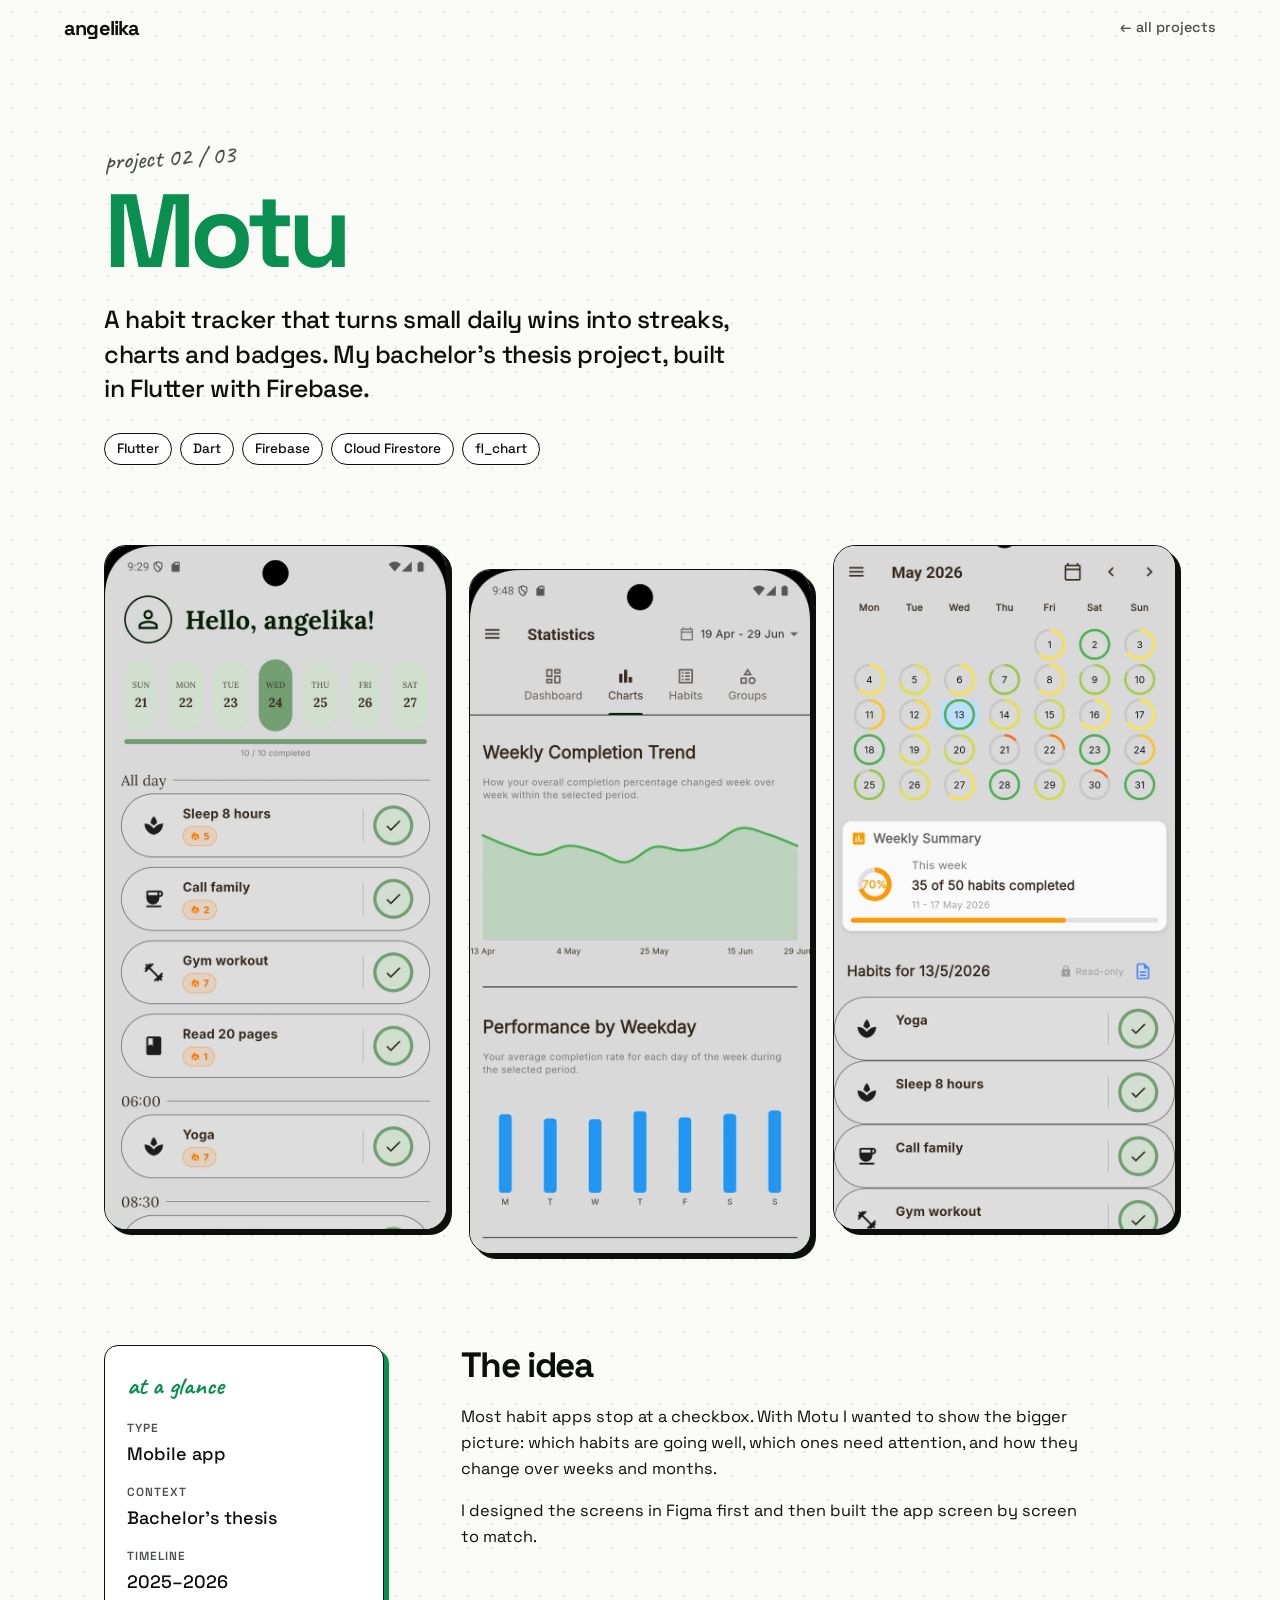
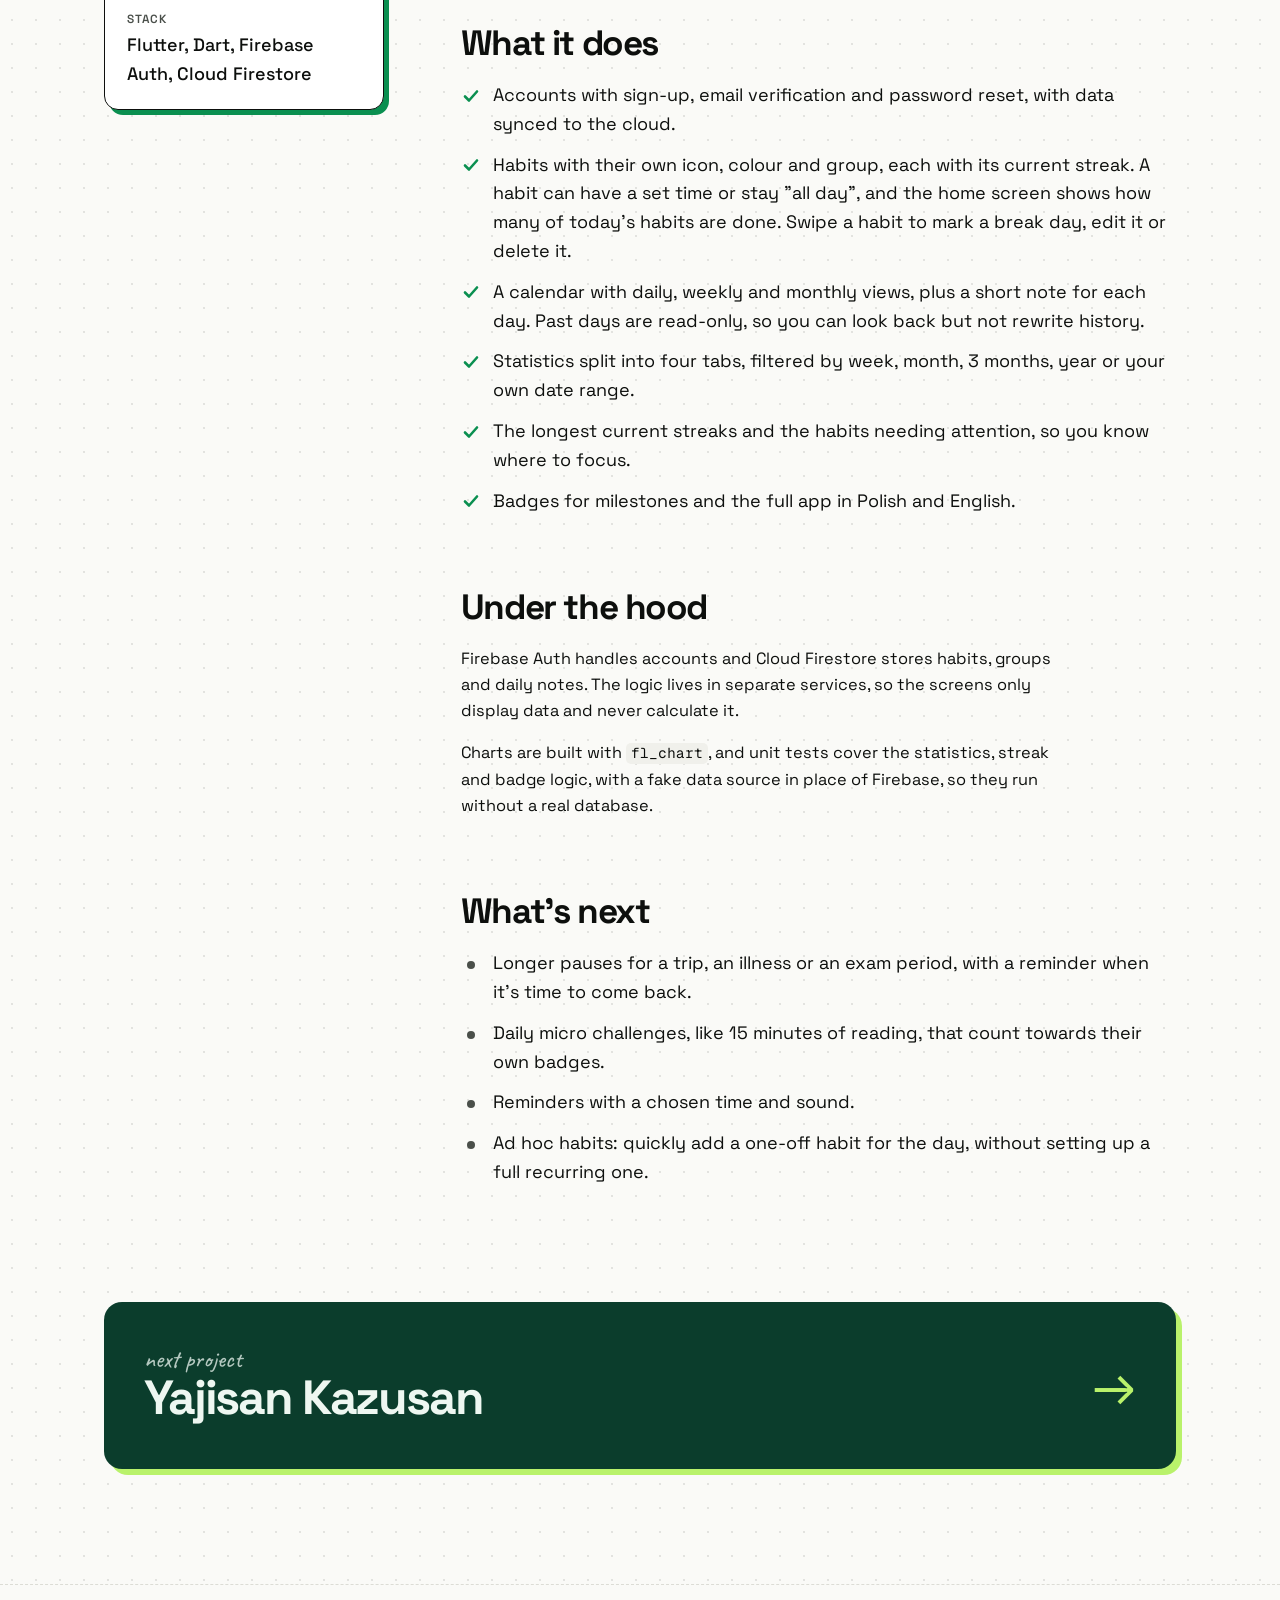
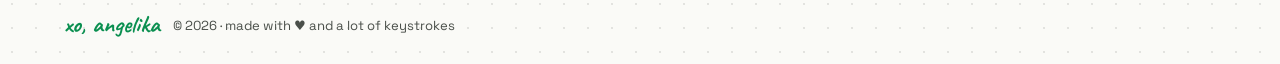
<file: motu.html>
<!doctype html>
<html lang="en">
<head>
  <meta charset="utf-8">
  <meta name="viewport" content="width=device-width, initial-scale=1">
  <title>Motu · Angelika</title>
  <meta name="description" content="Motu: a habit tracker app built in Flutter and Firebase as my bachelor's thesis.">
  <meta name="theme-color" content="#fafaf7">
  <link rel="icon" href="data:image/svg+xml,<svg xmlns='http://www.w3.org/2000/svg' viewBox='0 0 100 100'><text y='.9em' font-size='90'>%F0%9F%91%A9%F0%9F%8F%BB%E2%80%8D%F0%9F%92%BB</text></svg>">

  <link rel="preconnect" href="https://fonts.googleapis.com">
  <link rel="preconnect" href="https://fonts.gstatic.com" crossorigin>
  <link href="https://fonts.googleapis.com/css2?family=Caveat:wght@500;700&family=Space+Grotesk:wght@400;500;600;700&family=Geist+Mono:wght@400;500&display=swap" rel="stylesheet">
  <link rel="stylesheet" href="style.css">
</head>
<body>
  <a class="skip" href="#content">Skip to content</a>

  <header class="nav">
    <a href="index.html" class="logo">angelika</a>
    <a href="index.html#projects" class="nav-back">← all projects</a>
  </header>

  <main class="case" id="content">
    <section class="case-hero">
      <p class="hand case-eyebrow">project 02 / 03</p>
      <h1 class="case-title">Motu</h1>
      <p class="case-lead">A habit tracker that turns small daily wins into streaks, charts and badges. My bachelor's thesis project, built in Flutter with Firebase.</p>
      <ul class="pills"><li>Flutter</li><li>Dart</li><li>Firebase</li><li>Cloud Firestore</li><li>fl_chart</li></ul>
    </section>

    <div class="shots">
      <img class="shot" style="object-position: top" src="photos/motu/mainpage.webp" alt="Home screen with the week strip and today's habits, each with its streak">
      <img class="shot" style="object-position: top" src="photos/motu/statystyki.webp" alt="Statistics: weekly completion trend and completion rate by weekday">
      <img class="shot" src="photos/motu/kalendarz.webp" alt="Monthly calendar with daily progress rings and a weekly summary">
    </div>

    <div class="case-body">
      <aside class="glance">
        <h2>at a glance</h2>
        <dl>
          <dt>Type</dt><dd>Mobile app</dd>
          <dt>Context</dt><dd>Bachelor's thesis</dd>
          <dt>Timeline</dt><dd>2025–2026</dd>
          <dt>Stack</dt><dd>Flutter, Dart, Firebase Auth, Cloud Firestore</dd>
        </dl>
      </aside>

      <div class="case-text">
        <section>
          <h2>The idea</h2>
          <p>Most habit apps stop at a checkbox. With Motu I wanted to show the bigger picture: which habits are going well, which ones need attention, and how they change over weeks and months.</p>
          <p>I designed the screens in Figma first and then built the app screen by screen to match.</p>
        </section>

        <section>
          <h2>What it does</h2>
          <ul class="features">
            <li>Accounts with sign-up, email verification and password reset, with data synced to the cloud.</li>
            <li>Habits with their own icon, colour and group, each with its current streak. A habit can have a set time or stay "all day", and the home screen shows how many of today's habits are done. Swipe a habit to mark a break day, edit it or delete it.</li>
            <li>A calendar with daily, weekly and monthly views, plus a short note for each day. Past days are read-only, so you can look back but not rewrite history.</li>
            <li>Statistics split into four tabs, filtered by week, month, 3 months, year or your own date range.</li>
            <li>The longest current streaks and the habits needing attention, so you know where to focus.</li>
            <li>Badges for milestones and the full app in Polish and English.</li>
          </ul>
        </section>

        <section>
          <h2>Under the hood</h2>
          <p>Firebase Auth handles accounts and Cloud Firestore stores habits, groups and daily notes. The logic lives in separate services, so the screens only display data and never calculate it.</p>
          <p>Charts are built with <code>fl_chart</code>, and unit tests cover the statistics, streak and badge logic, with a fake data source in place of Firebase, so they run without a real database.</p>
        </section>

        <section>
          <h2>What's next</h2>
          <ul class="features next">
            <li>Longer pauses for a trip, an illness or an exam period, with a reminder when it's time to come back.</li>
            <li>Daily micro challenges, like 15 minutes of reading, that count towards their own badges.</li>
            <li>Reminders with a chosen time and sound.</li>
            <li>Ad hoc habits: quickly add a one-off habit for the day, without setting up a full recurring one.</li>
          </ul>
        </section>
      </div>
    </div>

    <a class="next-project" href="yajisan-kazusan.html">
      <span><span class="hand">next project</span><strong>Yajisan Kazusan</strong></span>
      <span class="arrow" aria-hidden="true">→</span>
    </a>
  </main>

  <footer class="footer">
    <p><span class="hand signature">xo, angelika</span> © <span id="year"></span> · made with ♥ and a lot of keystrokes</p>
  </footer>

  <script src="project.js"></script>
</body>
</html>
</file>
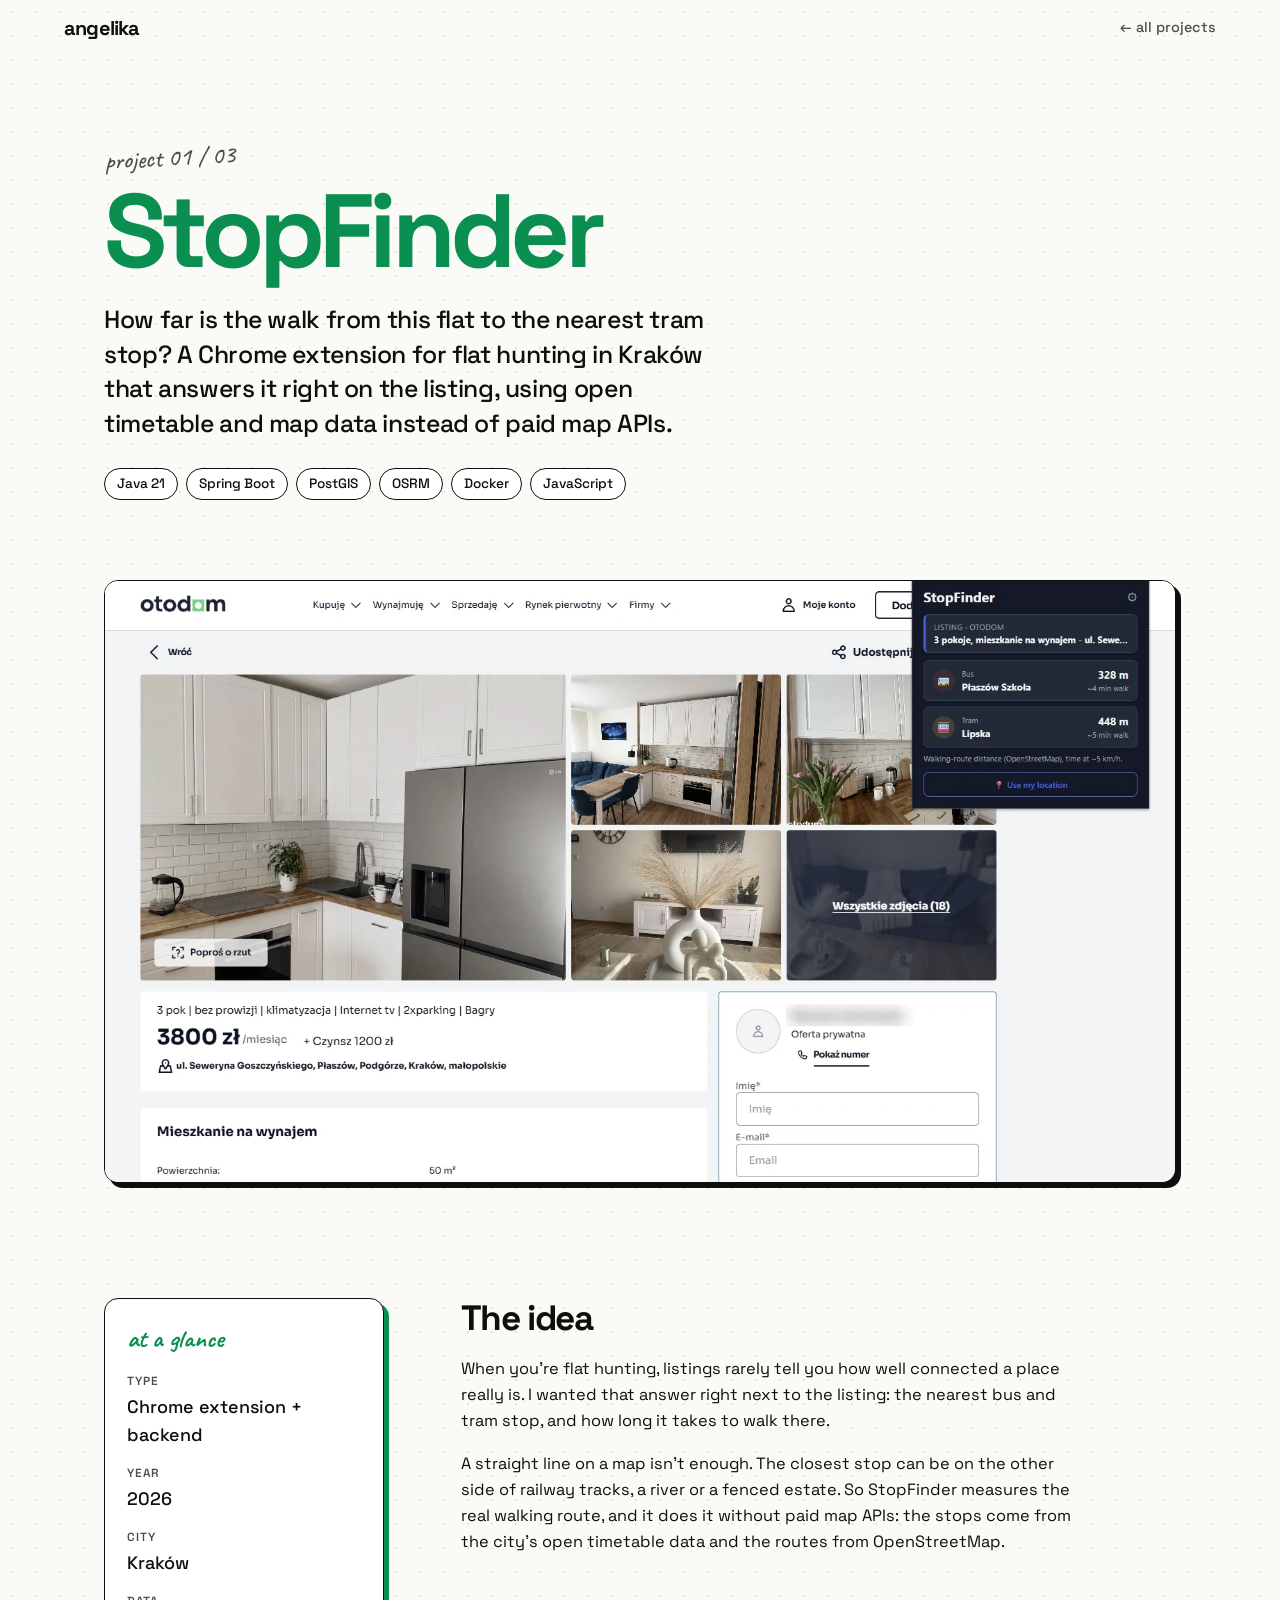
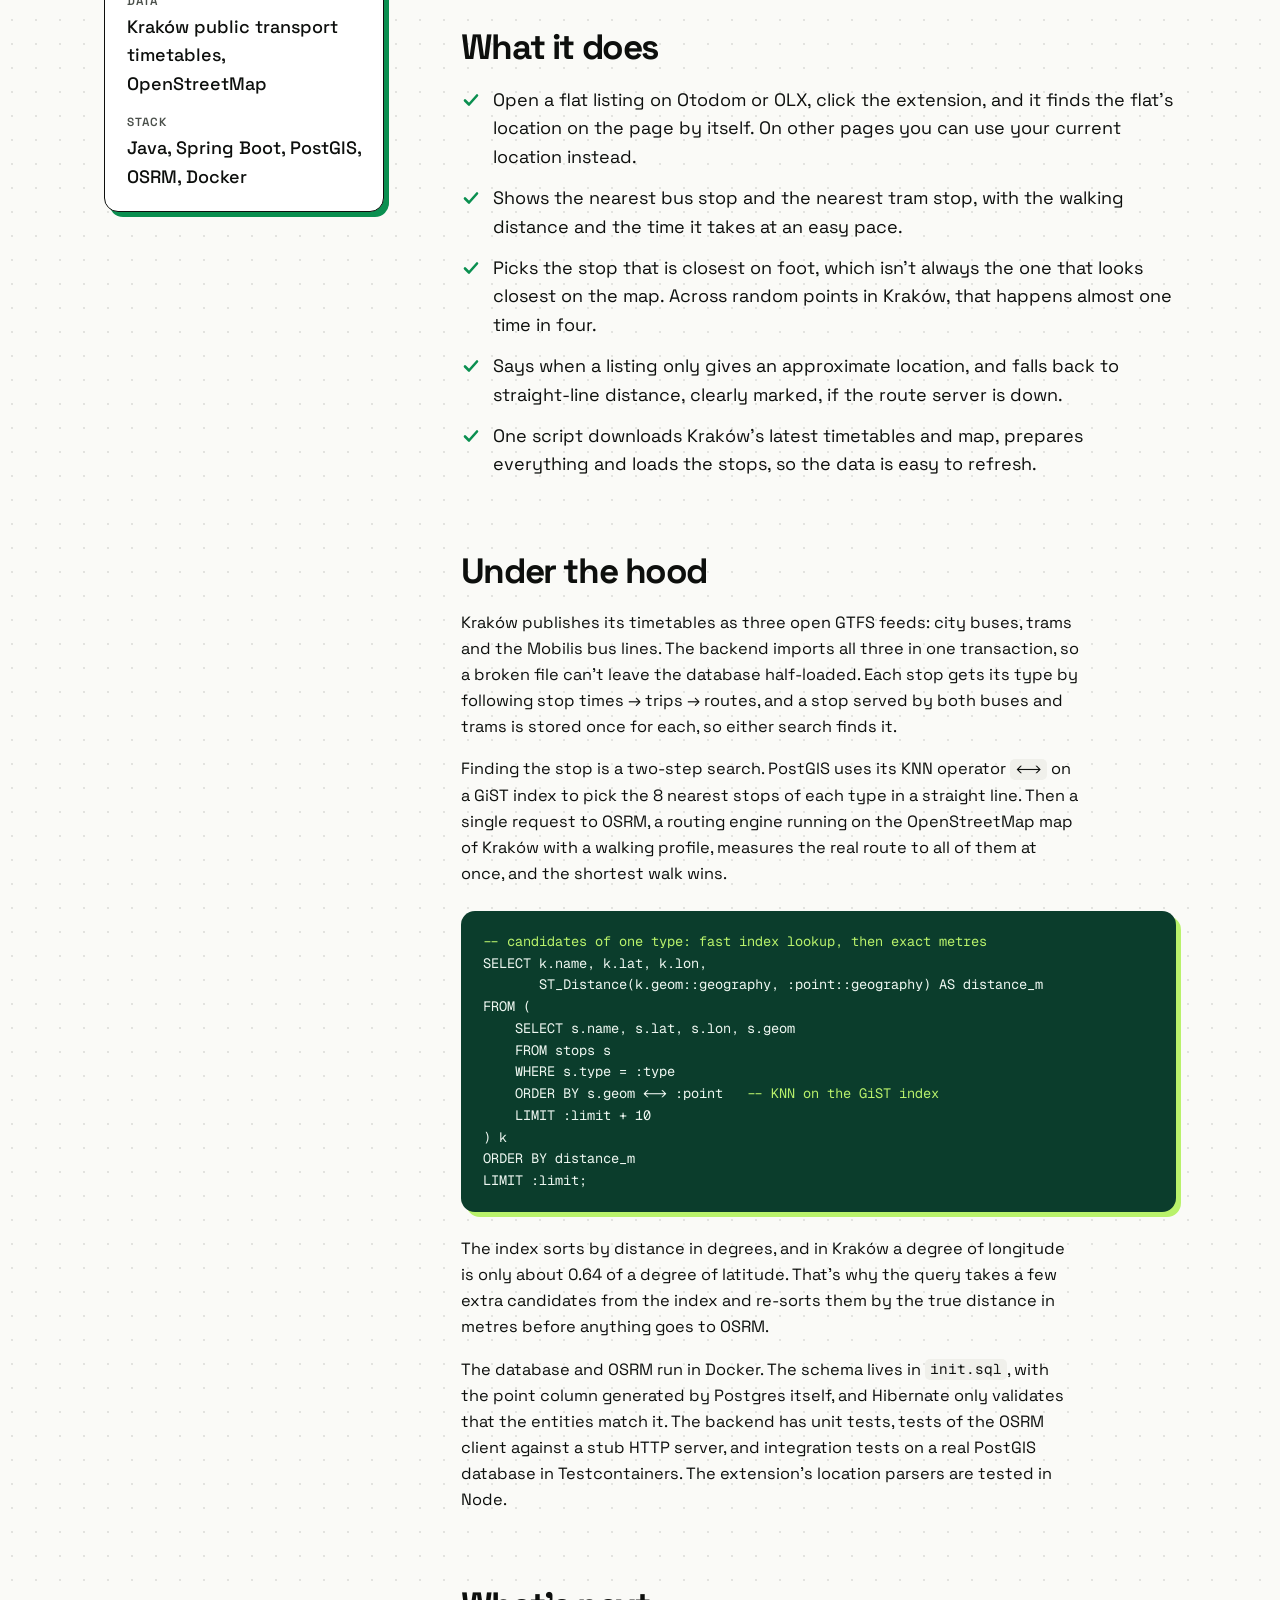
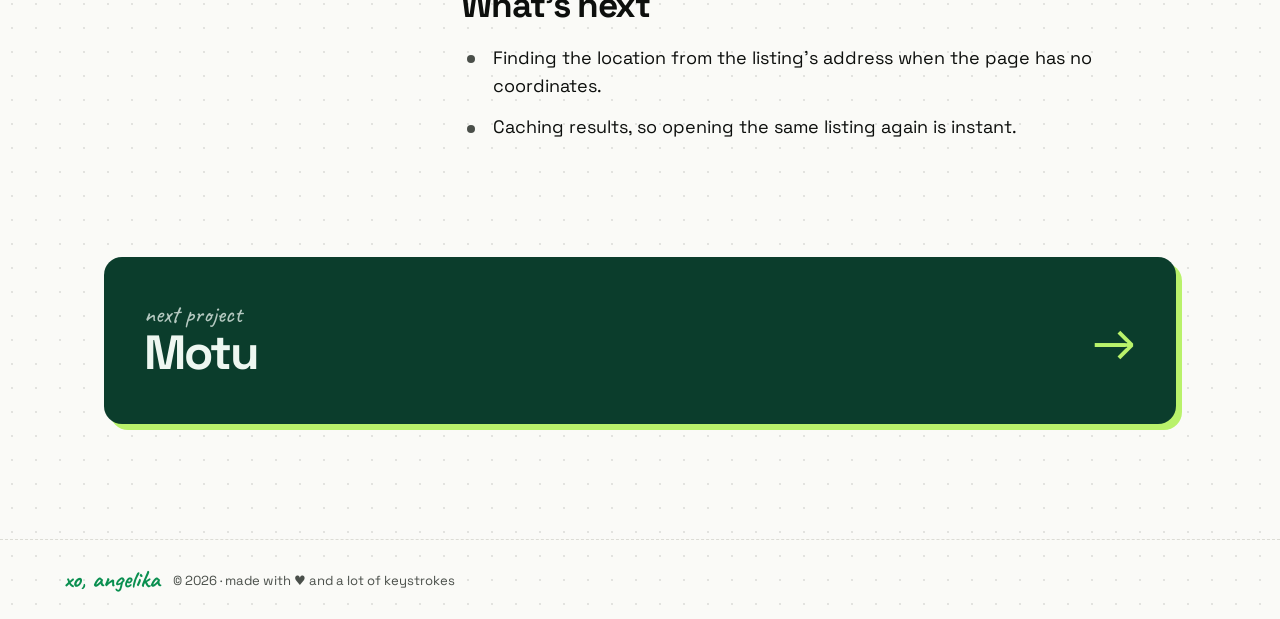
<file: stopfinder.html>
<!doctype html>
<html lang="en">
<head>
  <meta charset="utf-8">
  <meta name="viewport" content="width=device-width, initial-scale=1">
  <title>StopFinder · Angelika</title>
  <meta name="description" content="StopFinder: a Chrome extension for flat hunting in Kraków that shows how far you have to walk from a listing to the nearest bus and tram stop.">
  <meta name="theme-color" content="#fafaf7">
  <link rel="icon" href="data:image/svg+xml,<svg xmlns='http://www.w3.org/2000/svg' viewBox='0 0 100 100'><text y='.9em' font-size='90'>%F0%9F%91%A9%F0%9F%8F%BB%E2%80%8D%F0%9F%92%BB</text></svg>">

  <link rel="preconnect" href="https://fonts.googleapis.com">
  <link rel="preconnect" href="https://fonts.gstatic.com" crossorigin>
  <link href="https://fonts.googleapis.com/css2?family=Caveat:wght@500;700&family=Space+Grotesk:wght@400;500;600;700&family=Geist+Mono:wght@400;500&display=swap" rel="stylesheet">
  <link rel="stylesheet" href="style.css">
</head>
<body>
  <a class="skip" href="#content">Skip to content</a>

  <header class="nav">
    <a href="index.html" class="logo">angelika</a>
    <a href="index.html#projects" class="nav-back">← all projects</a>
  </header>

  <main class="case" id="content">
    <section class="case-hero">
      <p class="hand case-eyebrow">project 01 / 03</p>
      <h1 class="case-title">StopFinder</h1>
      <p class="case-lead">How far is the walk from this flat to the nearest tram stop? A Chrome extension for flat hunting in Kraków that answers it right on the listing, using open timetable and map data instead of paid map APIs.</p>
      <ul class="pills"><li>Java 21</li><li>Spring Boot</li><li>PostGIS</li><li>OSRM</li><li>Docker</li><li>JavaScript</li></ul>
    </section>

    <div class="shots wide">
      <img class="shot" src="photos/stopfinder/stopfinder.webp" alt="An Otodom flat listing in Kraków with the StopFinder popup open, showing the nearest bus stop 328 m and the nearest tram stop 448 m away on foot">
    </div>

    <div class="case-body">
      <aside class="glance">
        <h2>at a glance</h2>
        <dl>
          <dt>Type</dt><dd>Chrome extension + backend</dd>
          <dt>Year</dt><dd>2026</dd>
          <dt>City</dt><dd>Kraków</dd>
          <dt>Data</dt><dd>Kraków public transport timetables, OpenStreetMap</dd>
          <dt>Stack</dt><dd>Java, Spring Boot, PostGIS, OSRM, Docker</dd>
        </dl>
      </aside>

      <div class="case-text">
        <section>
          <h2>The idea</h2>
          <p>When you're flat hunting, listings rarely tell you how well connected a place really is. I wanted that answer right next to the listing: the nearest bus and tram stop, and how long it takes to walk there.</p>
          <p>A straight line on a map isn't enough. The closest stop can be on the other side of railway tracks, a river or a fenced estate. So StopFinder measures the real walking route, and it does it without paid map APIs: the stops come from the city's open timetable data and the routes from OpenStreetMap.</p>
        </section>

        <section>
          <h2>What it does</h2>
          <ul class="features">
            <li>Open a flat listing on Otodom or OLX, click the extension, and it finds the flat's location on the page by itself. On other pages you can use your current location instead.</li>
            <li>Shows the nearest bus stop and the nearest tram stop, with the walking distance and the time it takes at an easy pace.</li>
            <li>Picks the stop that is closest on foot, which isn't always the one that looks closest on the map. Across random points in Kraków, that happens almost one time in four.</li>
            <li>Says when a listing only gives an approximate location, and falls back to straight-line distance, clearly marked, if the route server is down.</li>
            <li>One script downloads Kraków's latest timetables and map, prepares everything and loads the stops, so the data is easy to refresh.</li>
          </ul>
        </section>

        <section>
          <h2>Under the hood</h2>
          <p>Kraków publishes its timetables as three open GTFS feeds: city buses, trams and the Mobilis bus lines. The backend imports all three in one transaction, so a broken file can't leave the database half-loaded. Each stop gets its type by following stop times → trips → routes, and a stop served by both buses and trams is stored once for each, so either search finds it.</p>
          <p>Finding the stop is a two-step search. PostGIS uses its KNN operator <code>&lt;-&gt;</code> on a GiST index to pick the 8 nearest stops of each type in a straight line. Then a single request to OSRM, a routing engine running on the OpenStreetMap map of Kraków with a walking profile, measures the real route to all of them at once, and the shortest walk wins.</p>
<pre class="code"><code><span class="c">-- candidates of one type: fast index lookup, then exact metres</span>
SELECT k.name, k.lat, k.lon,
       ST_Distance(k.geom::geography, :point::geography) AS distance_m
FROM (
    SELECT s.name, s.lat, s.lon, s.geom
    FROM stops s
    WHERE s.type = :type
    ORDER BY s.geom &lt;-&gt; :point   <span class="c">-- KNN on the GiST index</span>
    LIMIT :limit + 10
) k
ORDER BY distance_m
LIMIT :limit;</code></pre>
          <p>The index sorts by distance in degrees, and in Kraków a degree of longitude is only about 0.64 of a degree of latitude. That's why the query takes a few extra candidates from the index and re-sorts them by the true distance in metres before anything goes to OSRM.</p>
          <p>The database and OSRM run in Docker. The schema lives in <code>init.sql</code>, with the point column generated by Postgres itself, and Hibernate only validates that the entities match it. The backend has unit tests, tests of the OSRM client against a stub HTTP server, and integration tests on a real PostGIS database in Testcontainers. The extension's location parsers are tested in Node.</p>
        </section>

        <section>
          <h2>What's next</h2>
          <ul class="features next">
            <li>Finding the location from the listing's address when the page has no coordinates.</li>
            <li>Caching results, so opening the same listing again is instant.</li>
          </ul>
        </section>
      </div>
    </div>

    <a class="next-project" href="motu.html">
      <span><span class="hand">next project</span><strong>Motu</strong></span>
      <span class="arrow" aria-hidden="true">→</span>
    </a>
  </main>

  <footer class="footer">
    <p><span class="hand signature">xo, angelika</span> © <span id="year"></span> · made with ♥ and a lot of keystrokes</p>
  </footer>

  <script src="project.js"></script>
</body>
</html>
</file>
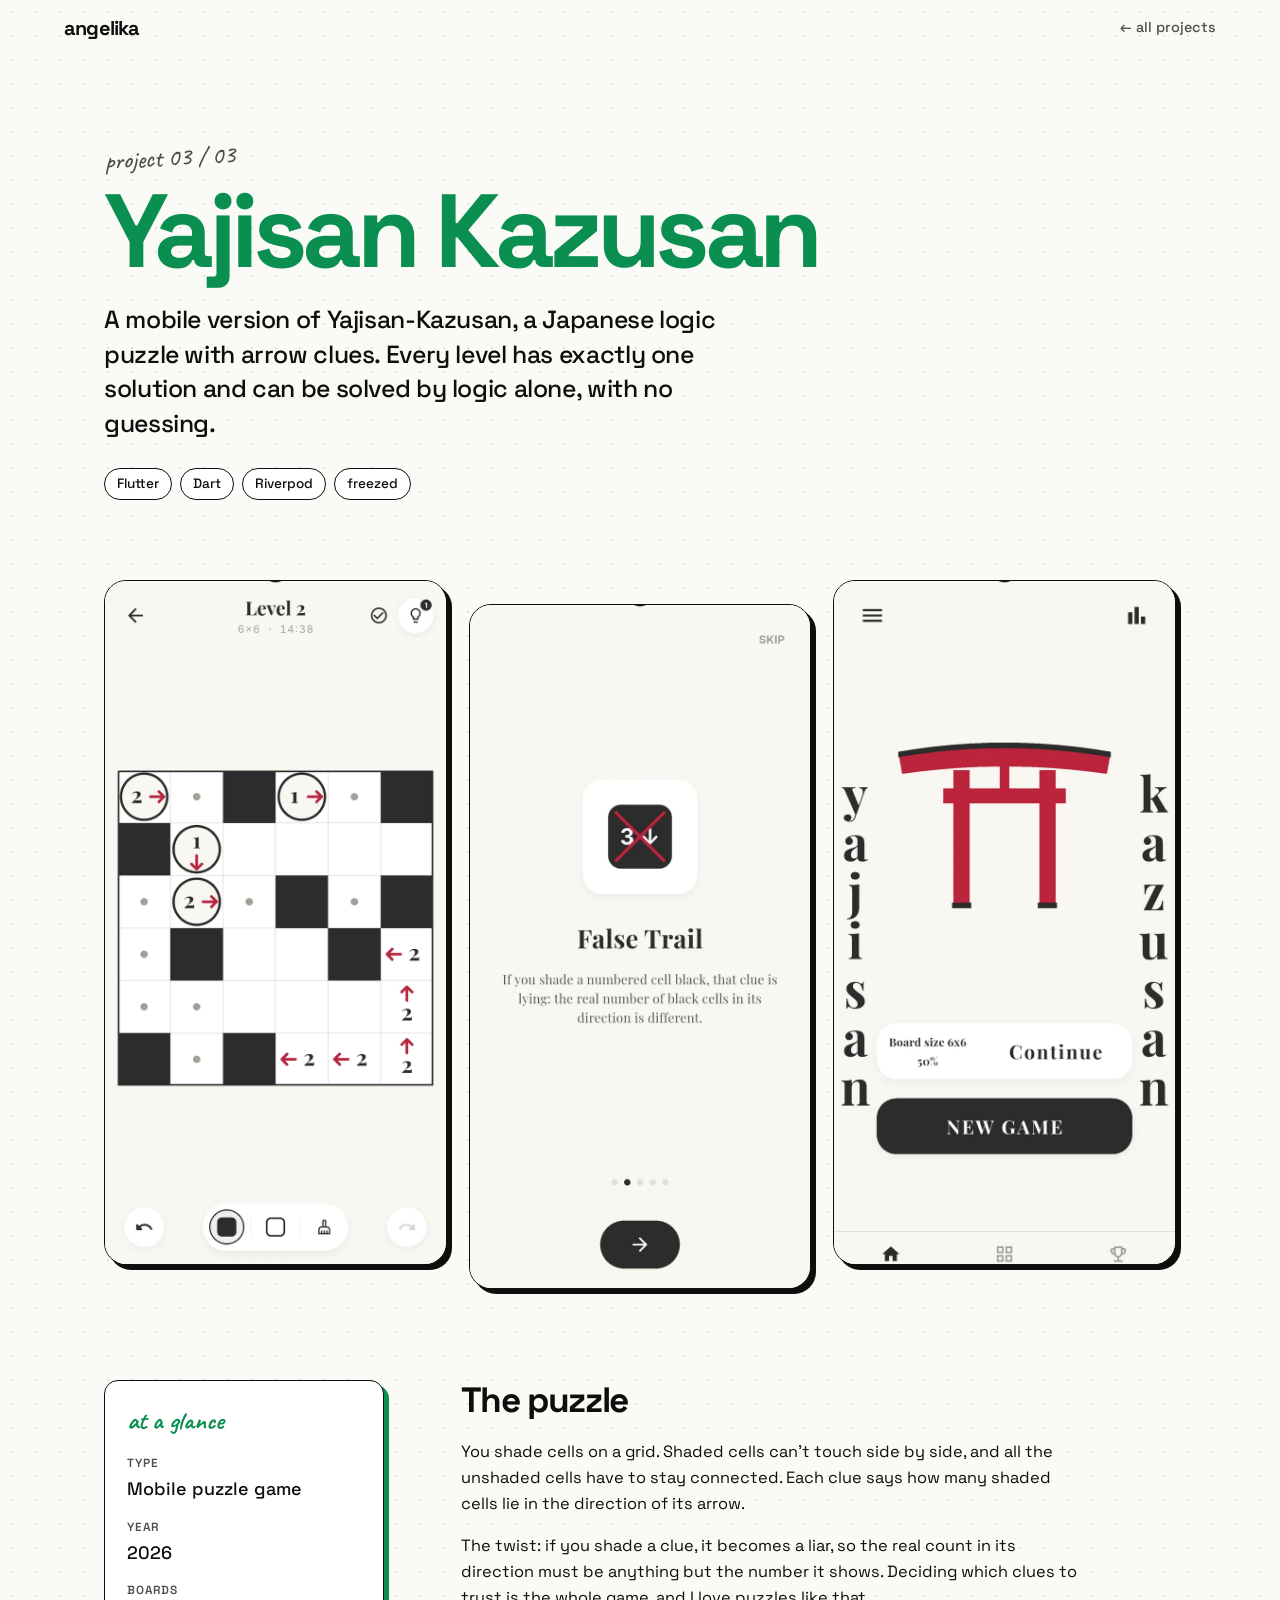
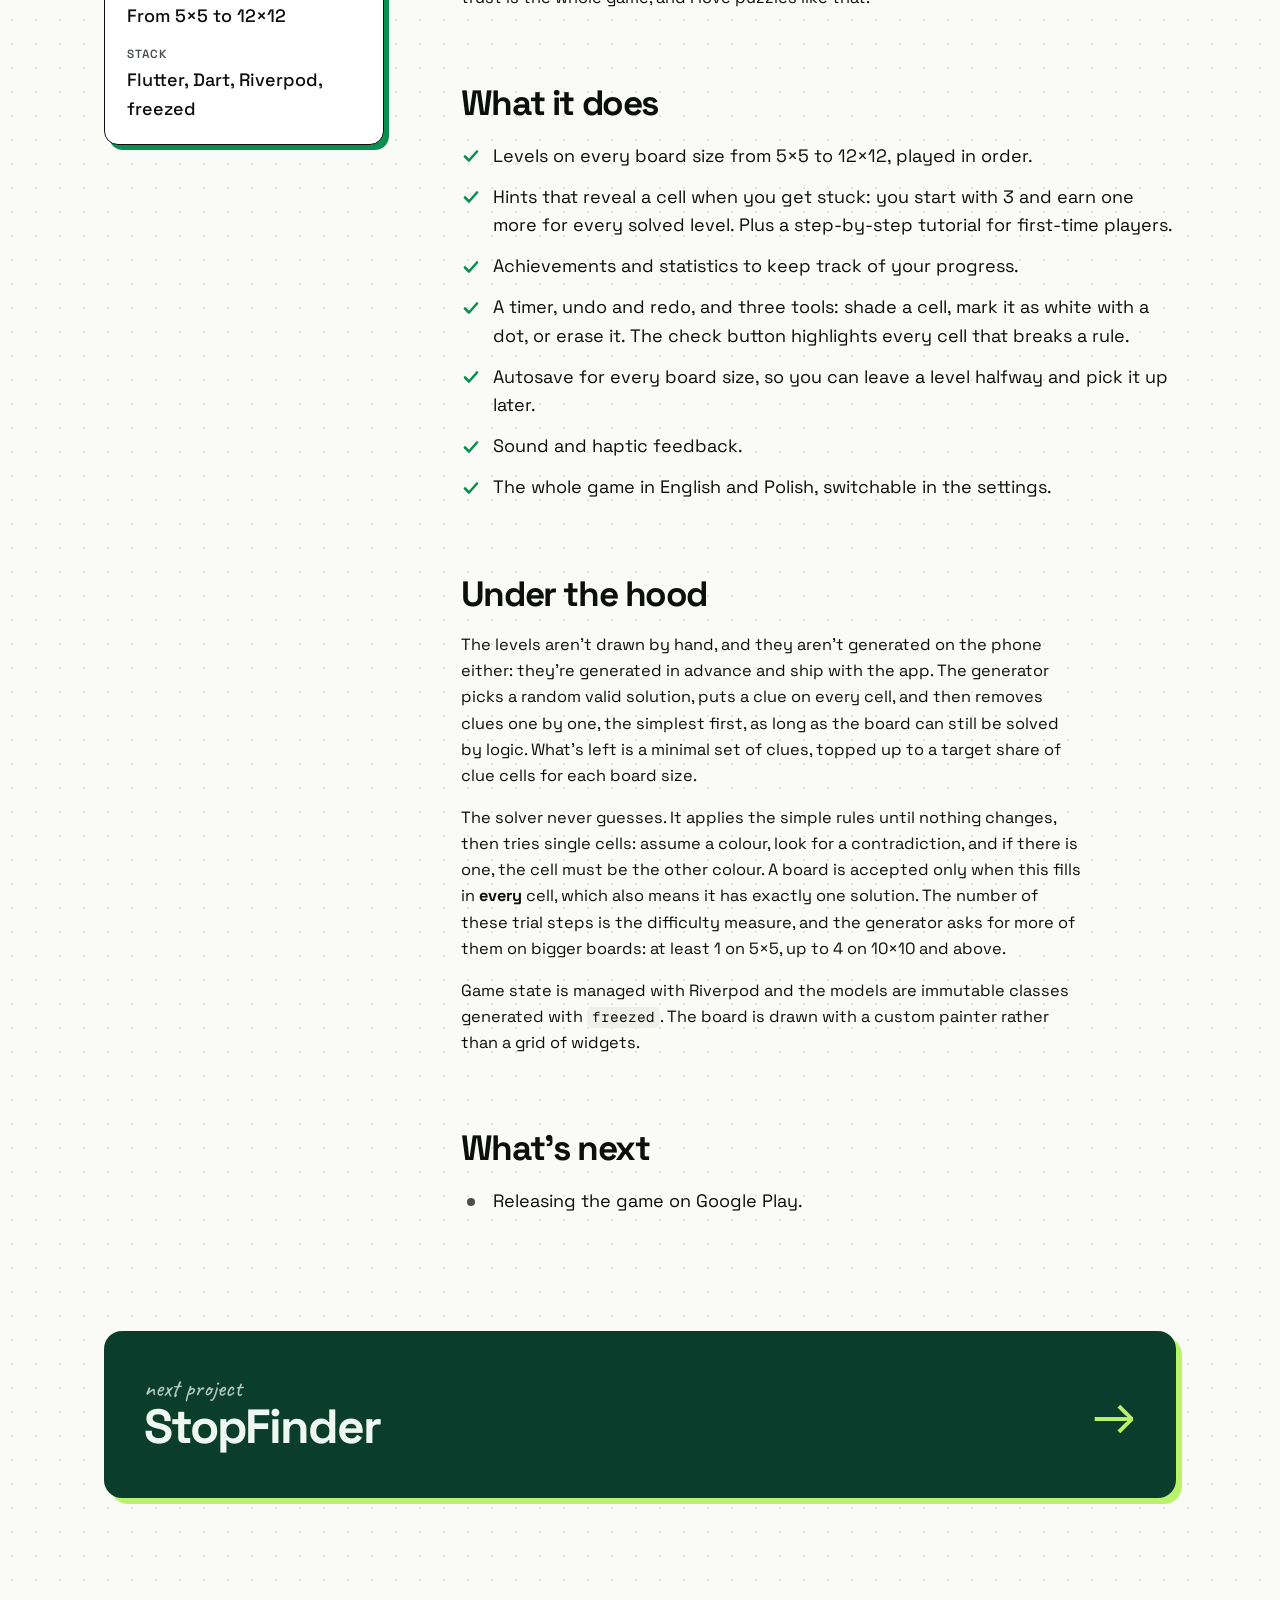
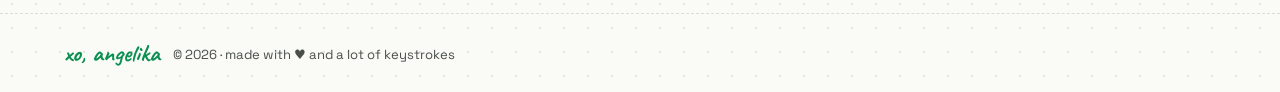
<file: yajisan-kazusan.html>
<!doctype html>
<html lang="en">
<head>
  <meta charset="utf-8">
  <meta name="viewport" content="width=device-width, initial-scale=1">
  <title>Yajisan Kazusan · Angelika</title>
  <meta name="description" content="Yajisan Kazusan: a Flutter version of the Japanese logic puzzle, with generated levels that each have exactly one solution and can be solved by logic alone.">
  <meta name="theme-color" content="#fafaf7">
  <link rel="icon" href="data:image/svg+xml,<svg xmlns='http://www.w3.org/2000/svg' viewBox='0 0 100 100'><text y='.9em' font-size='90'>%F0%9F%91%A9%F0%9F%8F%BB%E2%80%8D%F0%9F%92%BB</text></svg>">

  <link rel="preconnect" href="https://fonts.googleapis.com">
  <link rel="preconnect" href="https://fonts.gstatic.com" crossorigin>
  <link href="https://fonts.googleapis.com/css2?family=Caveat:wght@500;700&family=Space+Grotesk:wght@400;500;600;700&family=Geist+Mono:wght@400;500&display=swap" rel="stylesheet">
  <link rel="stylesheet" href="style.css">
</head>
<body>
  <a class="skip" href="#content">Skip to content</a>

  <header class="nav">
    <a href="index.html" class="logo">angelika</a>
    <a href="index.html#projects" class="nav-back">← all projects</a>
  </header>

  <main class="case" id="content">
    <section class="case-hero">
      <p class="hand case-eyebrow">project 03 / 03</p>
      <h1 class="case-title">Yajisan Kazusan</h1>
      <p class="case-lead">A mobile version of Yajisan-Kazusan, a Japanese logic puzzle with arrow clues. Every level has exactly one solution and can be solved by logic alone, with no guessing.</p>
      <ul class="pills"><li>Flutter</li><li>Dart</li><li>Riverpod</li><li>freezed</li></ul>
    </section>

    <div class="shots">
      <img class="shot" src="photos/yajisan/grascreen.webp" alt="A 6×6 board in level 2, with arrow clues, shaded cells and dots">
      <img class="shot" src="photos/yajisan/falsetrial.webp" alt="Tutorial page explaining that a shaded clue is lying, so the real count in its direction is different">
      <img class="shot" src="photos/yajisan/mainpage.webp" alt="Home screen with a red torii gate between the words yajisan and kazusan">
    </div>

    <div class="case-body">
      <aside class="glance">
        <h2>at a glance</h2>
        <dl>
          <dt>Type</dt><dd>Mobile puzzle game</dd>
          <dt>Year</dt><dd>2026</dd>
          <dt>Boards</dt><dd>From 5×5 to 12×12</dd>
          <dt>Stack</dt><dd>Flutter, Dart, Riverpod, freezed</dd>
        </dl>
      </aside>

      <div class="case-text">
        <section>
          <h2>The puzzle</h2>
          <p>You shade cells on a grid. Shaded cells can't touch side by side, and all the unshaded cells have to stay connected. Each clue says how many shaded cells lie in the direction of its arrow.</p>
          <p>The twist: if you shade a clue, it becomes a liar, so the real count in its direction must be anything but the number it shows. Deciding which clues to trust is the whole game, and I love puzzles like that.</p>
        </section>

        <section>
          <h2>What it does</h2>
          <ul class="features">
            <li>Levels on every board size from 5×5 to 12×12, played in order.</li>
            <li>Hints that reveal a cell when you get stuck: you start with 3 and earn one more for every solved level. Plus a step-by-step tutorial for first-time players.</li>
            <li>Achievements and statistics to keep track of your progress.</li>
            <li>A timer, undo and redo, and three tools: shade a cell, mark it as white with a dot, or erase it. The check button highlights every cell that breaks a rule.</li>
            <li>Autosave for every board size, so you can leave a level halfway and pick it up later.</li>
            <li>Sound and haptic feedback.</li>
            <li>The whole game in English and Polish, switchable in the settings.</li>
          </ul>
        </section>

        <section>
          <h2>Under the hood</h2>
          <p>The levels aren't drawn by hand, and they aren't generated on the phone either: they're generated in advance and ship with the app. The generator picks a random valid solution, puts a clue on every cell, and then removes clues one by one, the simplest first, as long as the board can still be solved by logic. What's left is a minimal set of clues, topped up to a target share of clue cells for each board size.</p>
          <p>The solver never guesses. It applies the simple rules until nothing changes, then tries single cells: assume a colour, look for a contradiction, and if there is one, the cell must be the other colour. A board is accepted only when this fills in <strong>every</strong> cell, which also means it has exactly one solution. The number of these trial steps is the difficulty measure, and the generator asks for more of them on bigger boards: at least 1 on 5×5, up to 4 on 10×10 and above.</p>
          <p>Game state is managed with Riverpod and the models are immutable classes generated with <code>freezed</code>. The board is drawn with a custom painter rather than a grid of widgets.</p>
        </section>

        <section>
          <h2>What's next</h2>
          <ul class="features next">
            <li>Releasing the game on Google Play.</li>
          </ul>
        </section>
      </div>
    </div>

    <a class="next-project" href="stopfinder.html">
      <span><span class="hand">next project</span><strong>StopFinder</strong></span>
      <span class="arrow" aria-hidden="true">→</span>
    </a>
  </main>

  <footer class="footer">
    <p><span class="hand signature">xo, angelika</span> © <span id="year"></span> · made with ♥ and a lot of keystrokes</p>
  </footer>

  <script src="project.js"></script>
</body>
</html>
</file>
<file: style.css>
:root {
  --bg: #fafaf7;
  --bg-2: #f0f0eb;
  --surface: #ffffff;
  --line: #dcdcd5;
  --text: #0d0f0d;
  --muted: #4a4f4a;
  --accent: #0a8f50;
  --accent-ink: #ffffff;

  --case: #e9eae6;
  --plate: #c4c6c1;
  --key-alpha: #ffffff;  --key-alpha-ink: #0d0f0d;
  --key-mod: #cfd2cb;    --key-mod-ink: #0d0f0d;
  --key-accent: #0a8f50; --key-accent-ink: #ffffff;
  --key-dark: #0d0f0d;   --key-dark-ink: #fafaf7;
  color-scheme: light;
}

:root {
  --sans: "Space Grotesk", system-ui, sans-serif;
  --mono: "Geist Mono", ui-monospace, monospace;
  --hand: "Caveat", "Comic Sans MS", cursive;
  --gutter: clamp(16px, 5vw, 72px);
  --max: 1200px;
  --ease: cubic-bezier(.2, .8, .2, 1);
}

*, *::before, *::after { box-sizing: border-box; }
html { scroll-behavior: smooth; -webkit-text-size-adjust: 100%; }
body {
  margin: 0;
  background: var(--bg);
  background-image: radial-gradient(color-mix(in srgb, var(--text) 10%, transparent) 1px, transparent 1.3px);
  background-size: 24px 24px;
  color: var(--text);
  font-family: var(--sans);
  font-size: clamp(16px, .5vw + 13px, 18px);
  line-height: 1.6;
  overflow-x: hidden;
  -webkit-font-smoothing: antialiased;
  transition: background-color .6s var(--ease), color .6s var(--ease);
}
::selection { background: var(--accent); color: var(--accent-ink); }
a { color: inherit; }
button { font: inherit; color: inherit; cursor: pointer; }
:focus-visible { outline: 2px solid var(--accent); outline-offset: 3px; border-radius: 6px; }
.sr { position: absolute; width: 1px; height: 1px; overflow: hidden; clip: rect(0 0 0 0); white-space: nowrap; }
.skip { position: absolute; left: -999px; top: 8px; z-index: 100; background: var(--accent); color: var(--accent-ink); padding: 8px 14px; border-radius: 8px; }
.skip:focus { left: 8px; }

.cap {
  --c: var(--key-alpha); --ink: var(--key-alpha-ink);
  display: inline-grid; place-items: center;
  min-width: 2.4em; height: 2.4em; padding: 0 .75em;
  border-radius: .5em;
  font: 600 .85rem/1 var(--sans); letter-spacing: 0;
  color: var(--ink);
  background: linear-gradient(to bottom, color-mix(in srgb, var(--c) 100%, #fff 10%), var(--c) 60%);
  box-shadow:
    inset 0 -.32em 0 color-mix(in srgb, var(--c) 78%, #000),
    inset 0 0 0 1px color-mix(in srgb, var(--c) 85%, #000),
    0 .12em 0 var(--plate),
    0 .35em .6em -.15em rgb(0 0 0 / .28);
  padding-bottom: .3em;
  transform: translateY(0);
  transition: transform .09s ease, box-shadow .09s ease, background .5s, color .5s;
  user-select: none;
}
.cap:hover { transform: translateY(-.04em); }
.cap:active, .cap.down {
  transform: translateY(.14em);
  box-shadow:
    inset 0 -.18em 0 color-mix(in srgb, var(--c) 78%, #000),
    inset 0 0 0 1px color-mix(in srgb, var(--c) 85%, #000),
    0 0 0 var(--plate),
    0 .1em .2em -.1em rgb(0 0 0 / .3);
}
.cap-mod    { --c: var(--key-mod);    --ink: var(--key-mod-ink); }
.cap-accent { --c: var(--key-accent); --ink: var(--key-accent-ink); }
.cap-dark   { --c: var(--key-dark);   --ink: var(--key-dark-ink); }
.cap.sm { font-size: .72rem; }
.cap.xs { font-size: .62rem; min-width: 2em; height: 2em; padding: 0 .5em .25em; vertical-align: .1em; }
kbd.cap { font-family: var(--sans); }

.caps { list-style: none; display: flex; flex-wrap: wrap; gap: 10px; padding: 0; margin: 0; }
.caps .cap { font-size: .9rem; height: 2.6em; }
.caps.small .cap { font-size: .72rem; }

.nav {
  position: fixed; top: 0; left: 0; right: 0; z-index: 50;
  display: flex; align-items: center; justify-content: space-between; gap: 16px;
  padding: 12px var(--gutter);
  transition: background .3s, border-color .3s;
  border-bottom: 1px solid transparent;
}
.nav.scrolled {
  background: color-mix(in srgb, var(--bg) 80%, transparent);
  backdrop-filter: blur(14px) saturate(1.3); -webkit-backdrop-filter: blur(14px) saturate(1.3);
  border-color: var(--line);
}
.logo { text-decoration: none; font-size: 1.25rem; font-weight: 700; letter-spacing: -.04em; color: var(--text); transition: color .2s; }
.logo:hover { color: var(--accent); }
.nav nav { display: flex; gap: 22px; }
.nav nav a { display: flex; align-items: center; gap: 8px; text-decoration: none; font-size: .85rem; color: var(--muted); transition: color .2s; }
.nav nav a:hover, .nav nav a.active { color: var(--text); }
.nav nav a.active .cap { --c: var(--key-accent); --ink: var(--key-accent-ink); }
.nav-tools { display: flex; align-items: center; gap: 14px; }
.sound {
  width: 36px; height: 36px; display: grid; place-items: center; border-radius: 50%;
  border: 1px solid var(--line); background: var(--surface); color: var(--muted);
}
.sound .waves { opacity: 0; transition: opacity .2s; }
.sound[aria-pressed="true"] { color: var(--text); }
.sound[aria-pressed="true"] .waves { opacity: 1; }

@media (max-width: 820px) {
  .nav nav span { display: none; }
  .nav nav { gap: 6px; }
}

.hero { position: relative; height: 100svh; min-height: 560px; overflow: hidden; }
#kb { z-index: 1; }
#kb { position: absolute; inset: 0; width: 100%; height: 100%; display: block; touch-action: pan-y; }
.hero-text {
  position: relative; z-index: 2; pointer-events: none;
  padding: clamp(84px, 13vh, 130px) var(--gutter) 0; max-width: 1400px;
}
.typed {
  margin: 0; font-family: var(--sans); font-weight: 700; color: var(--accent);
  font-size: clamp(3.4rem, 11vw, 9.5rem); line-height: .92; letter-spacing: -.055em;
  min-height: 1em; overflow-wrap: anywhere;
}
#typed { white-space: pre-wrap; }
.caret {
  display: inline-block; width: .5em; height: .78em; margin-left: .08em; vertical-align: -.02em;
  background: var(--accent); animation: blink 1.05s step-end infinite;
}
.typing .caret { animation: none; }
.hand { font-family: var(--hand); font-weight: 500; line-height: 1.1; }
.hello { margin: 0 0 4px .2em; font-size: clamp(1.6rem, 2.6vw, 2.3rem); color: var(--muted); transform: rotate(-4deg); transform-origin: left; display: inline-block; }
.hello-arrow { display: inline-block; color: var(--accent); transform: translateY(.2em); }
@keyframes blink { 50% { opacity: 0; } }
.no-3d #kb { display: none; }
.no-3d .hero { display: grid; align-content: center; }

.section { max-width: var(--max); margin: 0 auto; padding: clamp(72px, 9vw, 120px) var(--gutter) 0; }
.section-title {
  margin: 0 0 clamp(36px, 5vw, 60px);
  font-family: var(--sans); font-weight: 700; font-size: clamp(2rem, 4.5vw, 3.2rem); line-height: 1.1; letter-spacing: -.045em;
}
.squiggle {
  padding-bottom: .22em;
  background: url("data:image/svg+xml,%3Csvg xmlns='http://www.w3.org/2000/svg' viewBox='0 0 120 12' preserveAspectRatio='none'%3E%3Cpath d='M2 8 C 20 2, 30 11, 48 6 S 80 3, 96 7 S 112 6, 118 4' fill='none' stroke='%230a8f50' stroke-width='3.2' stroke-linecap='round'/%3E%3C/svg%3E") 0 100% / 100% .32em no-repeat;
}

.reveal { opacity: 0; transform: translateY(32px); transition: opacity .9s var(--ease), transform .9s var(--ease); }
.reveal.in { opacity: 1; transform: none; }

.pills { list-style: none; display: flex; flex-wrap: wrap; gap: 8px; margin: 0; padding: 0; }
.pills li { padding: 4px 12px; border-radius: 999px; background: var(--surface); border: 1.5px solid var(--text); font-size: .85rem; font-weight: 500; }
.pills.small li { padding: 2px 10px; font-size: .74rem; border-width: 1px; }

.about-grid { display: grid; grid-template-columns: 1.4fr 1fr; gap: clamp(40px, 7vw, 100px); align-items: start; }
.about p { margin: 0 0 1.1em; font-size: clamp(1.05rem, 1.3vw, 1.2rem); }
.about .stack-note { margin: 1.8em 0 .5em; font-size: 1.5rem; color: var(--muted); }

.photo { position: relative; margin: 0; justify-self: center; width: min(100%, 340px); }
.photo-frame {
  position: relative; background: var(--surface); padding: 14px 14px 56px; border-radius: 4px;
  box-shadow: 0 1px 2px rgb(0 0 0 / .08), 0 18px 40px -18px rgb(0 0 0 / .35);
  transform: rotate(2.5deg); transition: transform .5s var(--ease);
}
.photo:hover .photo-frame { transform: rotate(-1deg) scale(1.02); }
.photo-frame::before {
  content: ""; position: absolute; top: -14px; left: 50%; width: 110px; height: 30px; transform: translateX(-50%) rotate(-3deg);
  background: color-mix(in srgb, var(--accent) 22%, rgb(255 255 255 / .6)); box-shadow: 0 1px 2px rgb(0 0 0 / .08);
}
.photo-frame img, .photo-placeholder { display: block; width: 100%; aspect-ratio: 4 / 5; object-fit: cover; border-radius: 2px; }
.photo-placeholder { display: grid; place-items: center; text-align: center; background: var(--bg-2); color: var(--muted); font-family: var(--hand); font-size: 1.6rem; line-height: 1.1; }
.sticker {
  position: absolute; right: -18px; bottom: 70px; display: grid; place-items: center; text-align: center;
  width: 104px; height: 104px; border-radius: 50%; background: var(--accent); color: var(--accent-ink);
  font-size: .8rem; font-weight: 700; line-height: 1.15; transform: rotate(12deg);
  box-shadow: 0 8px 18px -8px rgb(0 0 0 / .4);
}
.photo figcaption { position: absolute; left: 0; right: 0; bottom: 14px; text-align: center; font-size: 1.5rem; color: var(--muted); transform: rotate(2.5deg); }
@media (max-width: 820px) {
  .about-grid { grid-template-columns: 1fr; }
  .photo { order: -1; width: min(80%, 300px); }
  .sticker { right: -12px; width: 88px; height: 88px; font-size: .7rem; }
}

.projects { display: grid; grid-template-columns: repeat(auto-fill, minmax(280px, 1fr)); gap: 28px; }
.project {
  display: flex; flex-direction: column; padding: 14px 14px 22px; border-radius: 14px;
  background: var(--surface); border: 1.5px solid var(--text);
  box-shadow: 5px 5px 0 var(--text);
  transition: transform .35s var(--ease), box-shadow .35s var(--ease);
}
.project:nth-child(odd):hover { transform: translate(-2px, -2px) rotate(-1deg); box-shadow: 8px 8px 0 var(--accent); }
.project:nth-child(even):hover { transform: translate(-2px, -2px) rotate(1deg); box-shadow: 8px 8px 0 var(--accent); }
.thumb { display: grid; place-items: center; width: 100%; aspect-ratio: 16 / 10; object-fit: cover; border-radius: 8px; background: var(--bg-2); color: var(--muted); font-size: 1.4rem; margin-bottom: 18px; }
.project h3, .project > p, .project .pills, .project .links { margin-left: 8px; margin-right: 8px; }
.project h3 { margin-top: 0; margin-bottom: 6px; font-size: 1.35rem; line-height: 1.2; letter-spacing: -.03em; }
.project > p { margin-top: 0; margin-bottom: 16px; color: var(--muted); font-size: .98rem; }
.project .pills { margin-top: auto; }
.project .links { margin-top: 16px; }
.links { display: flex; flex-wrap: wrap; gap: 24px; margin: 22px 0 0; }
.links a {
  font-weight: 600; font-size: .92rem; text-decoration: none; padding-bottom: 2px; color: var(--text);
  background: linear-gradient(var(--accent), var(--accent)) 0 100% / 0 2px no-repeat; transition: background-size .35s var(--ease);
}
.links a:hover { background-size: 100% 2px; }
.links.big a { font-size: clamp(1rem, 1.6vw, 1.2rem); }

.contact { padding-bottom: clamp(80px, 10vw, 140px); }
.contact-grid { display: grid; grid-template-columns: 1.3fr 1fr; gap: clamp(32px, 6vw, 80px); align-items: center; }
.contact-lead { margin: 0; max-width: 30ch; font-size: clamp(1.25rem, 2.2vw, 1.7rem); line-height: 1.4; font-weight: 500; letter-spacing: -.015em; }
.contact-key { display: grid; justify-items: center; text-align: center; }
.press-me { font-size: 1.6rem; color: var(--muted); margin-bottom: 10px; transform: rotate(-5deg); }

.enter-key.cap { display: inline-flex; align-items: flex-start; font-size: clamp(1.4rem, 3.4vw, 2.1rem); width: 6.4em; height: 3.4em; border-radius: .42em; border: 0; place-items: start; padding: .55em .7em 1em; }
.enter-key .arrow { margin-left: .25em; }
.contact .links.big { margin-top: 0; }
@media (max-width: 820px) { .contact-grid { grid-template-columns: 1fr; } }

.footer { display: flex; flex-wrap: wrap; justify-content: space-between; gap: 8px; padding: 26px var(--gutter); border-top: 1.5px dashed var(--line); font-size: .82rem; color: var(--muted); }
.footer p { margin: 0; }

.toast {
  position: fixed; left: 50%; bottom: 24px; z-index: 95; max-width: calc(100vw - 32px);
  transform: translate(-50%, calc(100% + 60px)); visibility: hidden;
  background: var(--text); color: var(--bg); padding: 12px 20px; border-radius: 999px;
  font-size: .9rem; font-weight: 500; pointer-events: none; text-align: center;
  transition: transform .5s var(--ease), visibility 0s .5s;
}
.toast.show { transform: translate(-50%, 0); visibility: visible; transition: transform .5s var(--ease); }

@media (prefers-reduced-motion: reduce) {
  *, *::before, *::after { animation-duration: .01ms !important; animation-iteration-count: 1 !important; transition-duration: .01ms !important; }
  html { scroll-behavior: auto; }
  .reveal { opacity: 1; transform: none; }
}

.doodle { position: absolute; pointer-events: none; }
.sparkle { fill: var(--accent); }
.curly { fill: none; stroke: currentColor; stroke-width: 2.4; stroke-linecap: round; stroke-linejoin: round; }

.hero-text { position: relative; }
.sparkle.s1 { width: 34px; left: calc(var(--gutter) + clamp(150px, 16vw, 230px)); top: clamp(70px, 11vh, 115px); transform: rotate(12deg); animation: twinkle 3s ease-in-out infinite; }
.sparkle.s2 { width: 18px; left: calc(var(--gutter) + clamp(185px, 19vw, 275px)); top: clamp(58px, 9vh, 98px); fill: #14b8a6; animation: twinkle 3s 1.2s ease-in-out infinite; }
@keyframes twinkle { 50% { transform: scale(.7) rotate(25deg); opacity: .6; } }

.hl {
  color: inherit; padding: 0 .15em; margin: 0 -.05em; border-radius: .3em .5em .4em .6em;
  background: #bbf7d0;
}

.sparkle.s3 { width: 30px; left: -26px; top: 30px; transform: rotate(-10deg); }
.sparkle.s4 { width: 16px; left: -2px; top: 4px; fill: #14b8a6; }

.title-row { display: flex; justify-content: space-between; align-items: flex-end; gap: 24px; flex-wrap: wrap; }
.side-note { position: relative; margin: 0 60px clamp(36px, 5vw, 60px) 0; font-size: 1.5rem; color: var(--muted); transform: rotate(-3deg); }
.side-note .curly { width: 64px; right: -58px; top: 22px; color: var(--accent); }
@media (max-width: 700px) { .side-note { margin: -20px 0 36px; } .side-note .curly { display: none; } }

.project { position: relative; }
.new-badge {
  position: absolute; z-index: 1; top: -18px; right: -14px; padding: 4px 14px 6px; font-size: 1.4rem; font-weight: 700;
  color: var(--accent-ink); background: var(--accent); border-radius: 46% 54% 50% 50% / 60% 55% 45% 40%;
  transform: rotate(8deg); box-shadow: 2px 2px 0 var(--text);
}
.thumb { color: #3f5f4d; }
.thumb.contain { object-fit: contain; padding: 10px; }
.project:nth-child(3n+1) .thumb { background: #a7f3d0; }
.project:nth-child(3n+2) .thumb { background: #d9f99d; }
.project:nth-child(3n+3) .thumb { background: #99f6e4; }

.circled {
  display: inline-block; padding: .22em .7em .3em; margin-left: -.35em;
  background: url("data:image/svg+xml,%3Csvg xmlns='http://www.w3.org/2000/svg' viewBox='0 0 200 70' preserveAspectRatio='none'%3E%3Cpath d='M18 40C8 18 70 4 130 8c52 3 70 22 56 38-16 18-90 22-140 14C12 54 4 36 26 22c20-12 70-16 110-12' fill='none' stroke='%230a8f50' stroke-width='3' stroke-linecap='round'/%3E%3C/svg%3E") center / 100% 100% no-repeat;
}
.press-me { position: relative; }
.curly.to-enter { width: 46px; right: -52px; top: 8px; color: var(--accent); transform: rotate(10deg); }

.signature { font-size: 1.5rem; font-weight: 700; color: var(--accent); margin-right: 10px; vertical-align: -.1em; }

.band {
  margin-top: clamp(72px, 9vw, 120px); padding-bottom: clamp(72px, 9vw, 120px);
  background: #0b3d2c; color: #eef7f1;
  background-image: radial-gradient(rgb(255 255 255 / .07) 1px, transparent 1.3px); background-size: 24px 24px;
}
.band .section { padding-top: clamp(64px, 8vw, 110px); }
.band .squiggle { background-image: url("data:image/svg+xml,%3Csvg xmlns='http://www.w3.org/2000/svg' viewBox='0 0 120 12' preserveAspectRatio='none'%3E%3Cpath d='M2 8 C 20 2, 30 11, 48 6 S 80 3, 96 7 S 112 6, 118 4' fill='none' stroke='%23b9f26b' stroke-width='3.2' stroke-linecap='round'/%3E%3C/svg%3E"); }
.band .side-note { color: rgb(238 247 241 / .75); }
.band .side-note .curly { color: #b9f26b; }
.band .project { color: var(--text); border-color: #0d0f0d; box-shadow: 6px 6px 0 #b9f26b; }
.band .project:nth-child(odd):hover, .band .project:nth-child(even):hover { box-shadow: 10px 10px 0 #b9f26b; }
.band .new-badge { background: #b9f26b; color: var(--text); }

.card-link { text-decoration: none; }
.card-link::after { content: ""; position: absolute; inset: 0; z-index: 1; border-radius: inherit; }
.project .links a { position: relative; z-index: 2; }
.project .more { margin: 14px 8px 0; font-weight: 600; font-size: .92rem; color: var(--accent); }
.project .more span { display: inline-block; transition: transform .3s var(--ease); }
.project:hover .more span { transform: translateX(5px); }

.nav-back { text-decoration: none; font-size: .9rem; font-weight: 500; color: var(--muted); transition: color .2s; }
.nav-back:hover { color: var(--text); }

.case { max-width: var(--max); margin: 0 auto; padding: clamp(110px, 16vh, 150px) var(--gutter) clamp(72px, 9vw, 120px); }
.case-eyebrow { display: inline-block; margin: 0 0 10px; font-size: 1.6rem; color: var(--muted); transform: rotate(-3deg); }
.case-title { margin: 0; font-size: clamp(3rem, 9vw, 6.5rem); font-weight: 700; line-height: .95; letter-spacing: -.055em; color: var(--accent); }
.case-lead { max-width: 40ch; margin: 22px 0 0; font-size: clamp(1.2rem, 2vw, 1.55rem); line-height: 1.4; font-weight: 500; letter-spacing: -.015em; }
.case-hero .pills { margin-top: 26px; }

.shots { display: grid; grid-template-columns: repeat(3, 1fr); gap: 22px; margin: clamp(48px, 7vw, 80px) 0 0; }
.shots.wide { grid-template-columns: 1fr; }
.shot {
  display: grid; place-items: center; aspect-ratio: 9 / 18; border-radius: 22px; overflow: hidden;
  background: #a7f3d0; color: #3f5f4d; font-size: 1.4rem; text-align: center;
  border: 1.5px solid var(--text); box-shadow: 5px 5px 0 var(--text); object-fit: cover; width: 100%;
}
.shot:nth-child(2) { background: #d9f99d; transform: translateY(24px); }
.shot:nth-child(3) { background: #99f6e4; }
.shots.wide .shot { aspect-ratio: 16 / 9; border-radius: 14px; }

.case-body { display: grid; grid-template-columns: 280px 1fr; gap: clamp(36px, 6vw, 90px); align-items: start; margin-top: clamp(72px, 9vw, 120px); }
.glance {
  position: sticky; top: 90px; margin: 0; padding: 20px 22px; border-radius: 14px;
  background: var(--surface); border: 1.5px solid var(--text); box-shadow: 5px 5px 0 var(--accent);
}
.glance h2 { margin: 0 0 12px; font-size: 1.6rem; font-family: var(--hand); font-weight: 700; color: var(--accent); }
.glance dl { margin: 0; }
.glance dt { font-size: .74rem; font-weight: 600; text-transform: uppercase; letter-spacing: .08em; color: var(--muted); }
.glance dd { margin: 2px 0 14px; font-weight: 500; }
.glance dd:last-child { margin-bottom: 0; }
.glance .links { margin-top: 16px; padding-top: 14px; border-top: 1.5px dashed var(--line); }

.case-text > section + section { margin-top: clamp(48px, 6vw, 72px); }
.case-text h2 { margin: 0 0 18px; font-size: clamp(1.6rem, 3vw, 2.2rem); line-height: 1.15; letter-spacing: -.04em; }
.case-text p { margin: 0 0 1em; max-width: 62ch; font-size: clamp(1.02rem, 1.2vw, 1.12rem); }
.case-text code { font-family: var(--mono); font-size: .88em; padding: .1em .35em; border-radius: 5px; background: var(--bg-2); }

.features { list-style: none; margin: 0; padding: 0; display: grid; gap: 12px; max-width: 62ch; }
.features li { position: relative; padding-left: 32px; }
.features li::before {
  content: ""; position: absolute; left: 0; top: .25em; width: 20px; height: 20px; border-radius: 6px; background: var(--accent);
  -webkit-mask: url("data:image/svg+xml,%3Csvg xmlns='http://www.w3.org/2000/svg' viewBox='0 0 20 20'%3E%3Cpath d='M4 10.5l4 4 8-9' fill='none' stroke='black' stroke-width='2.6' stroke-linecap='round' stroke-linejoin='round'/%3E%3C/svg%3E") center / 100% no-repeat;
          mask: url("data:image/svg+xml,%3Csvg xmlns='http://www.w3.org/2000/svg' viewBox='0 0 20 20'%3E%3Cpath d='M4 10.5l4 4 8-9' fill='none' stroke='black' stroke-width='2.6' stroke-linecap='round' stroke-linejoin='round'/%3E%3C/svg%3E") center / 100% no-repeat;
}
.features.next li::before { background: var(--muted); -webkit-mask: none; mask: none; width: 8px; height: 8px; border-radius: 50%; left: 6px; top: .65em; }

.code {
  margin: 24px 0; padding: 20px 22px; border-radius: 14px; overflow-x: auto;
  background: #0b3d2c; color: #eef7f1; font: 400 .85rem/1.6 var(--mono);
  box-shadow: 5px 5px 0 #b9f26b;
}
.code code { padding: 0; border-radius: 0; background: none; font-size: inherit; color: inherit; }
.code .c { color: #b9f26b; }

.next-project {
  display: flex; justify-content: space-between; align-items: center; gap: 20px; margin-top: clamp(72px, 9vw, 120px);
  padding: clamp(24px, 4vw, 40px); border-radius: 18px; text-decoration: none;
  background: #0b3d2c; color: #eef7f1; box-shadow: 6px 6px 0 #b9f26b;
  transition: transform .35s var(--ease), box-shadow .35s var(--ease);
}
.next-project:hover { transform: translate(-2px, -2px); box-shadow: 10px 10px 0 #b9f26b; }
.next-project .hand { display: block; font-size: 1.5rem; color: rgb(238 247 241 / .75); }
.next-project strong { font-size: clamp(1.8rem, 4.5vw, 3rem); letter-spacing: -.045em; line-height: 1.1; }
.next-project .arrow { font-size: clamp(2rem, 5vw, 3.4rem); color: #b9f26b; transition: transform .35s var(--ease); }
.next-project:hover .arrow { transform: translateX(8px); }

@media (max-width: 820px) {
  .case-body { grid-template-columns: 1fr; }
  .glance { position: static; }
  .shots { grid-template-columns: 1fr 1fr; }
  .shot:nth-child(2) { transform: none; }
  .shot:nth-child(3) { display: none; }
}
</file>
